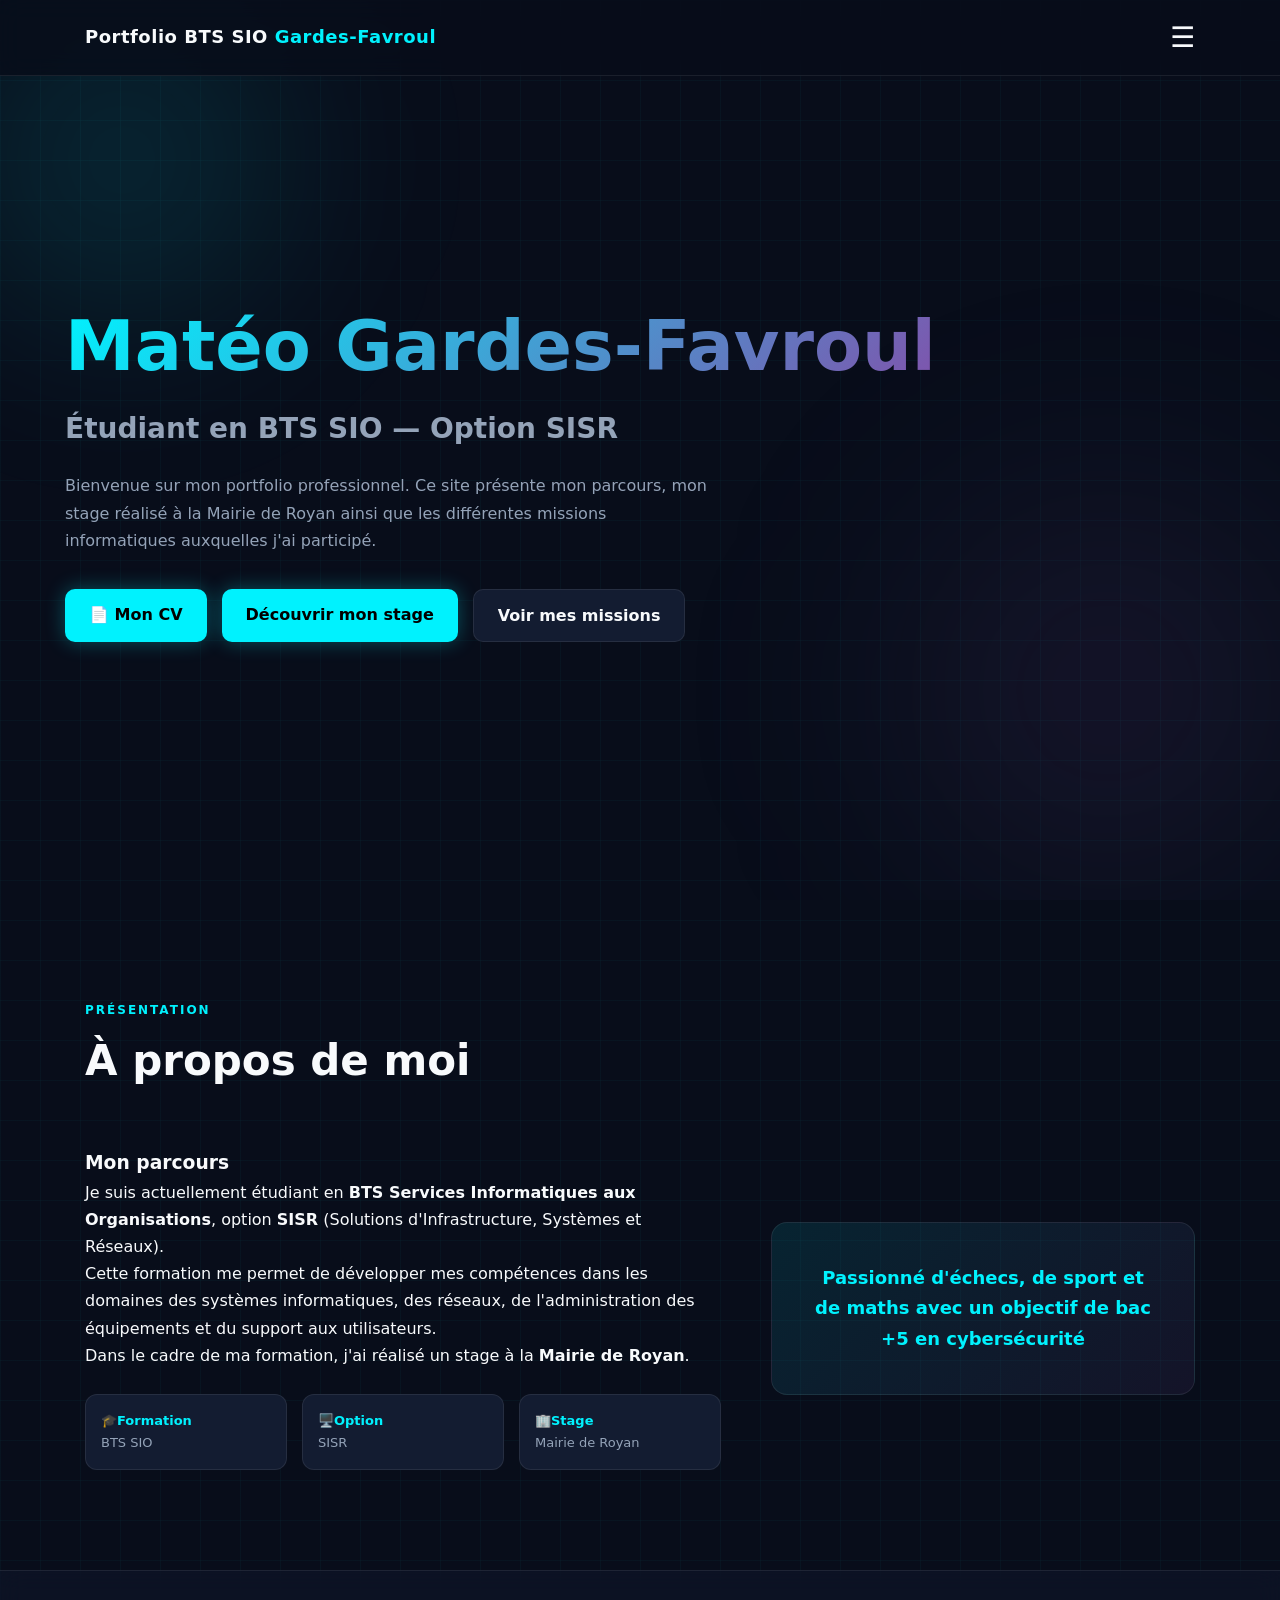
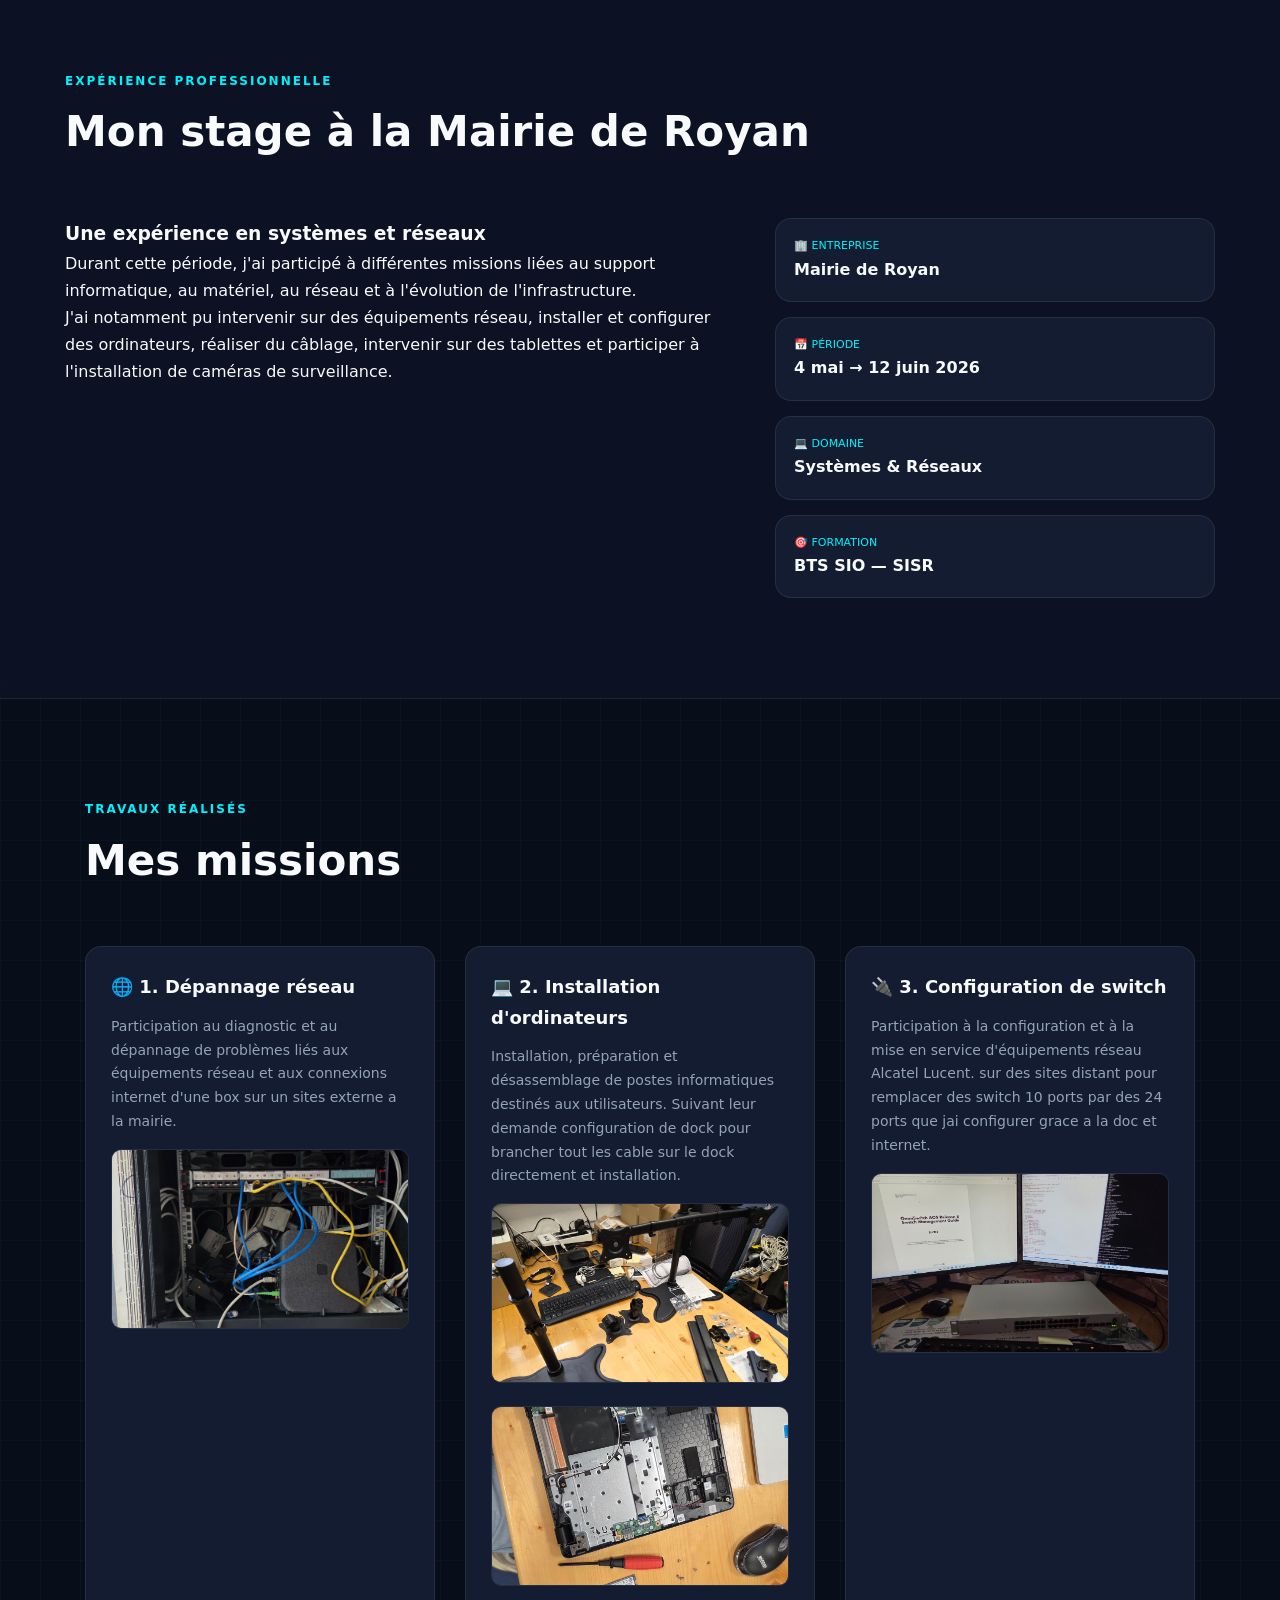
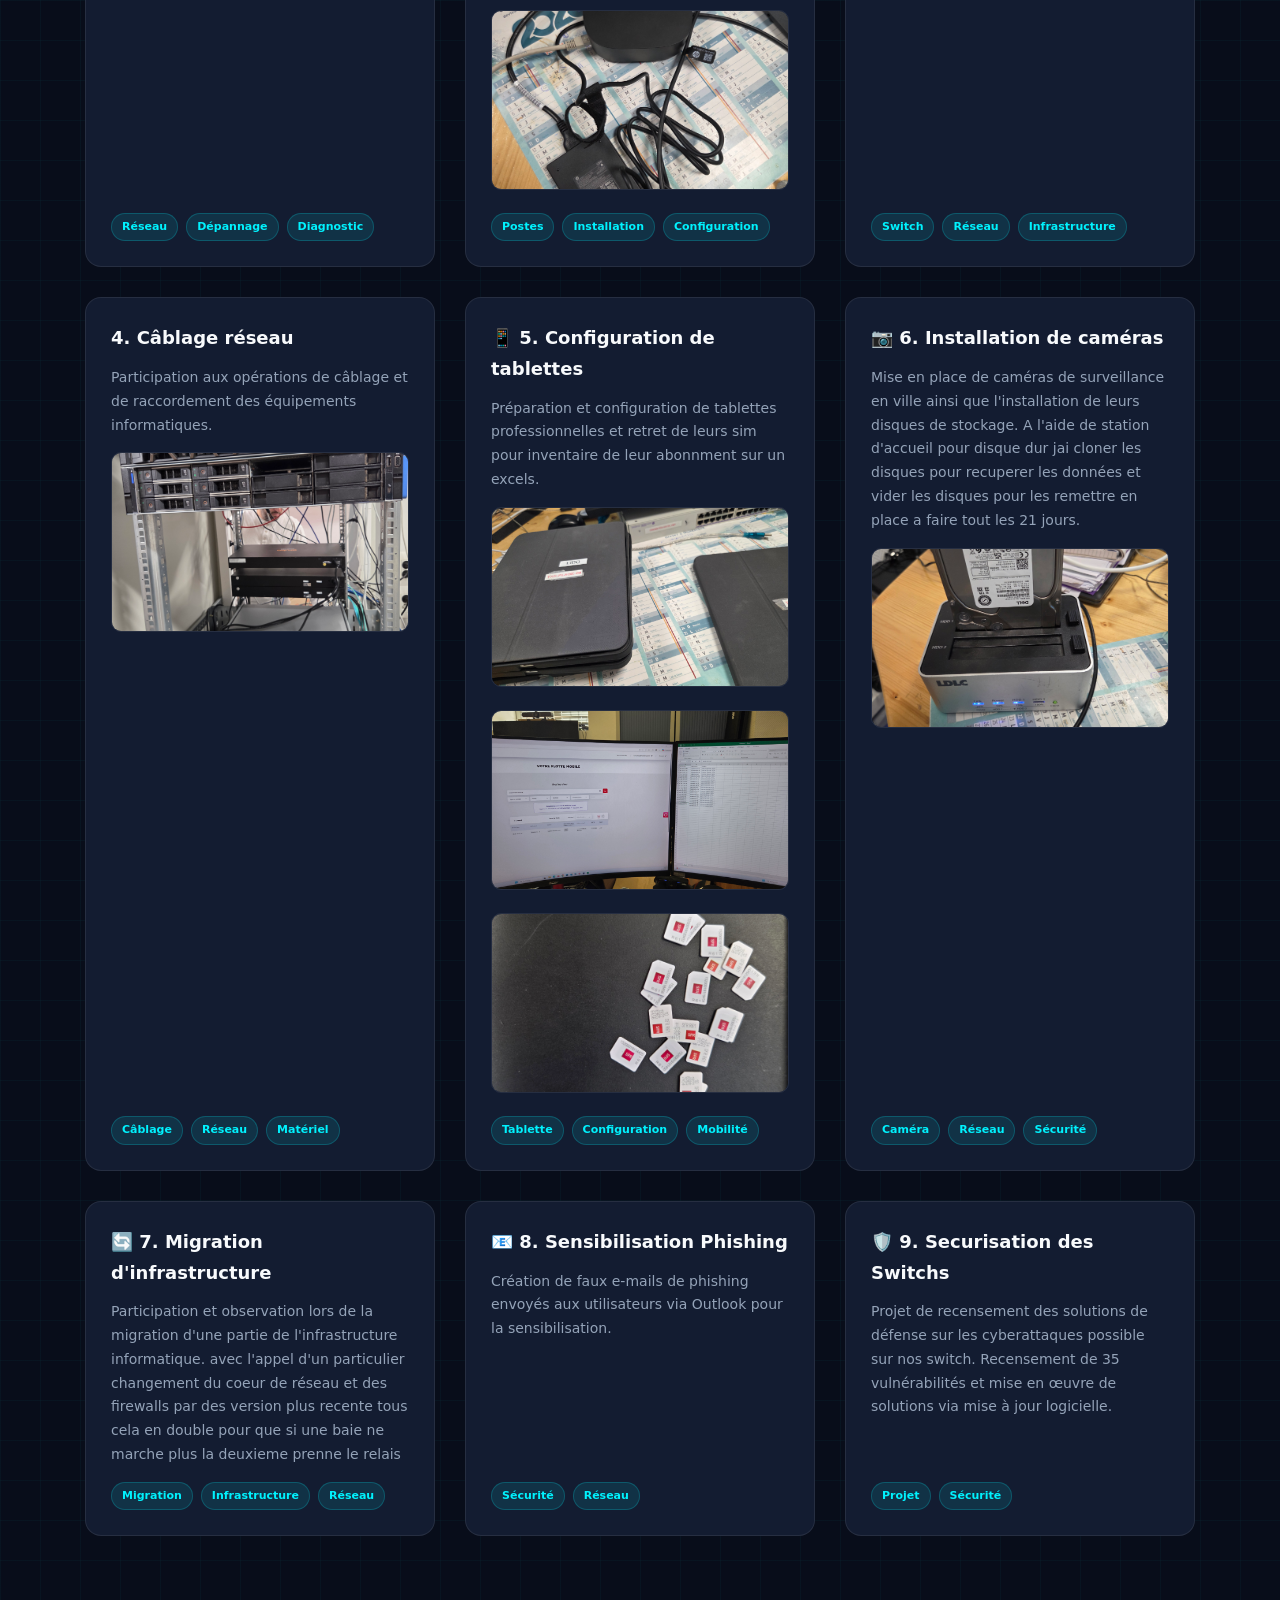
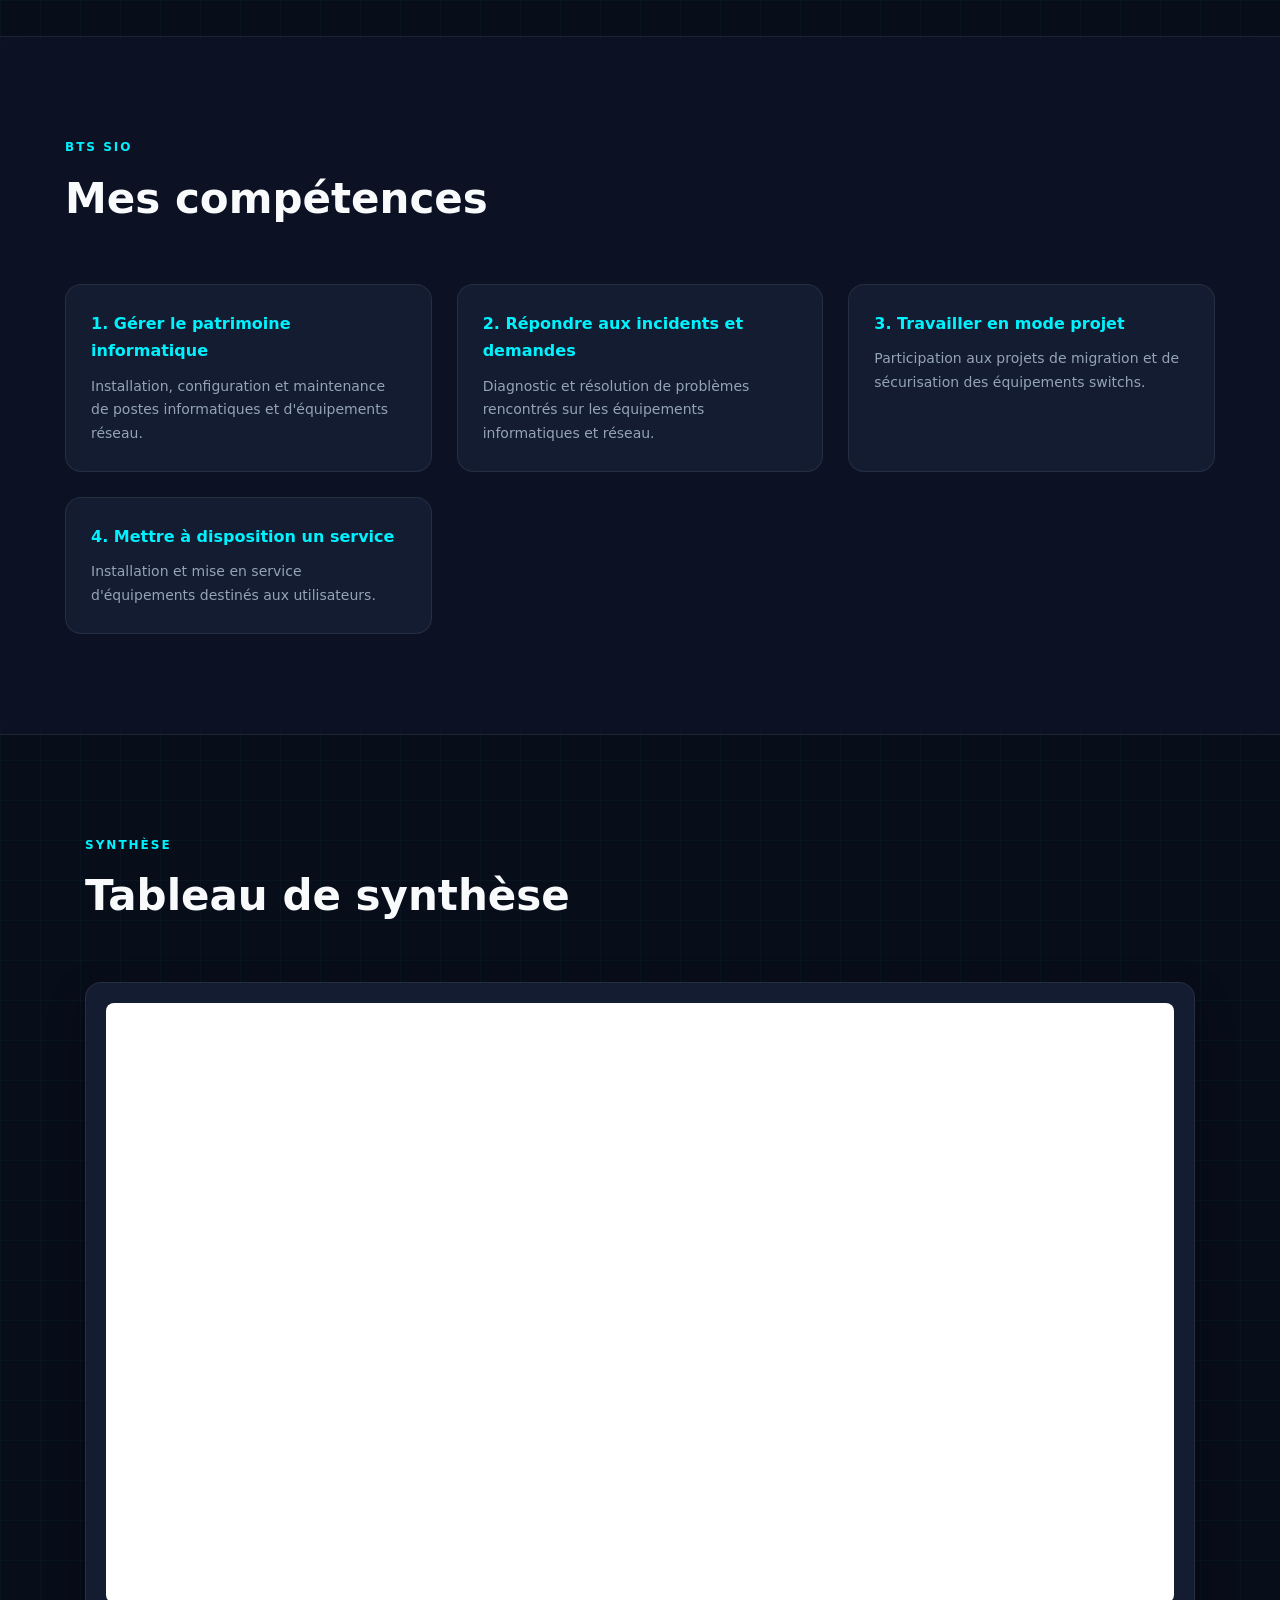
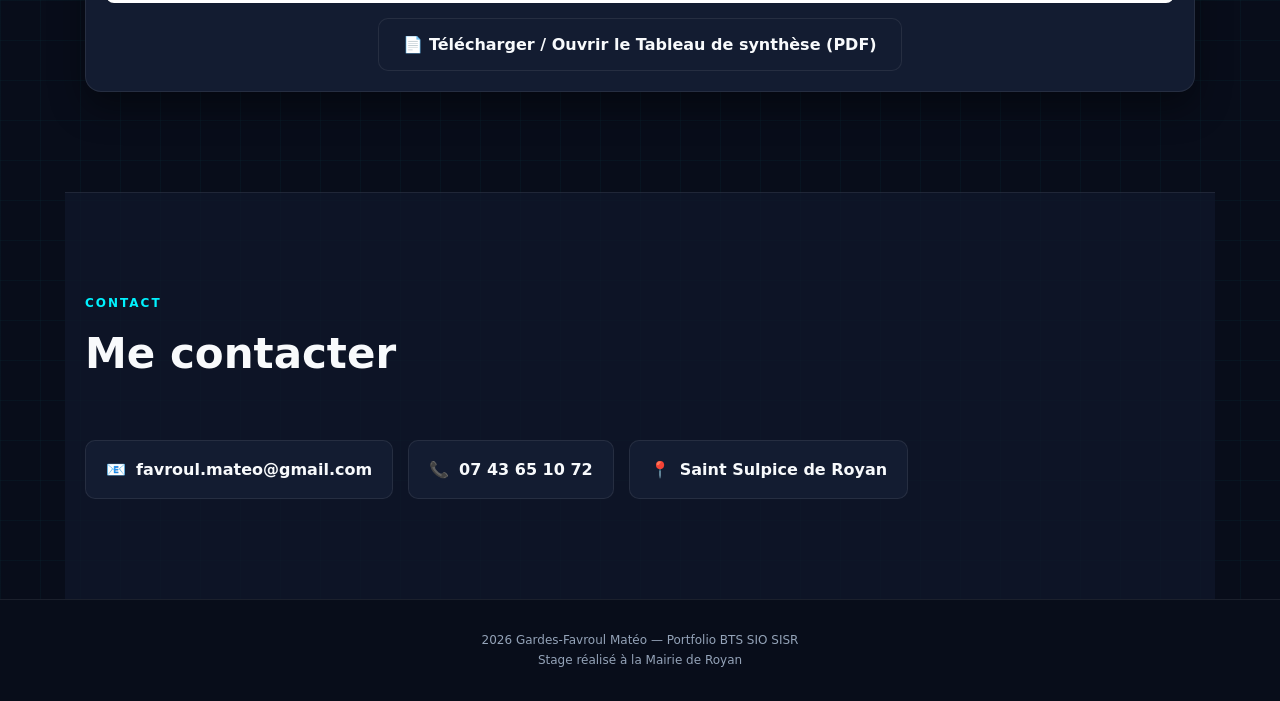
<file: index.html>
<!DOCTYPE html>
<html lang="fr">
<head>
    <meta charset="UTF-8">
    <meta name="viewport" content="width=device-width, initial-scale=1.0">
    <title>Portfolio BTS SIO SISR | Mateo Gardes-Favroul</title>
    <link rel="stylesheet" href="style.css">
</head>
<body>

    <header class="header">
        <nav class="navbar">
            <div class="logo">
                Portfolio BTS SIO <span>Gardes-Favroul</span>
            </div>
            <button class="menu-toggle" id="menu-toggle">☰</button>
            <ul class="nav-links" id="nav-links">
                <li><a href="#accueil">Accueil</a></li>
                <li><a href="#apropos">À propos</a></li>
                <li><a href="#stage">Mon stage</a></li>
                <li><a href="#missions">Missions</a></li>
                <li><a href="#competences">Compétences</a></li>
                <li><a href="#contact">Contact</a></li>
            </ul>
        </nav>
    </header>

    <section id="accueil" class="hero">
        <div class="hero-content">
            <h1><span>Matéo Gardes-Favroul</span></h1>
            <h2>Étudiant en BTS SIO — Option SISR</h2>
            <p class="hero-description">
                Bienvenue sur mon portfolio professionnel. Ce site présente mon parcours, mon stage réalisé à la Mairie de Royan ainsi que les différentes missions informatiques auxquelles j'ai participé.
            </p>
            <div class="hero-buttons">
                <a href="cv.html" target="_blank" class="btn primary">📄 Mon CV</a>
                <a href="#stage" class="btn primary">Découvrir mon stage</a>
                <a href="#missions" class="btn secondary">Voir mes missions</a>
            </div>
        </div>
    </section>

    <section id="apropos" class="section">
        <div class="section-title">
            <p>PRÉSENTATION</p>
            <h2>À propos de moi</h2>
        </div>
        <div class="about-grid">
            <div class="about-content">
                <h3>Mon parcours</h3>
                <p>Je suis actuellement étudiant en <strong>BTS Services Informatiques aux Organisations</strong>, option <strong>SISR</strong> (Solutions d'Infrastructure, Systèmes et Réseaux).</p>
                <p>Cette formation me permet de développer mes compétences dans les domaines des systèmes informatiques, des réseaux, de l'administration des équipements et du support aux utilisateurs.</p>
                <p>Dans le cadre de ma formation, j'ai réalisé un stage à la <strong>Mairie de Royan</strong>.</p>
                <div class="info-cards">
                    <div class="info-card">
                        <div>
                            <strong>🎓Formation</strong>
                            <p>BTS SIO</p>
                        </div>
                    </div>
                    <div class="info-card">
                        <div>
                            <strong>🖥️Option</strong>
                            <p>SISR</p>
                        </div>
                    </div>
                    <div class="info-card">
                        <div>
                            <strong>🏢Stage</strong>
                            <p>Mairie de Royan</p>
                        </div>
                    </div>
                </div>
            </div>
            <div class="about-photo">
                <div class="photo-placeholder">
                    <span>Passionné d'échecs, de sport et de maths avec un objectif de bac +5 en cybersécurité</span>
                </div>
            </div>
        </div>
    </section>

    <section id="stage" class="section dark-section">
        <div class="section-title">
            <p>EXPÉRIENCE PROFESSIONNELLE</p>
            <h2>Mon stage à la Mairie de Royan</h2>
        </div>
        <div class="stage-intro">
            <div class="stage-main">
                <h3>Une expérience en systèmes et réseaux</h3>
                <p>Durant cette période, j'ai participé à différentes missions liées au support informatique, au matériel, au réseau et à l'évolution de l'infrastructure.</p>
                <p>J'ai notamment pu intervenir sur des équipements réseau, installer et configurer des ordinateurs, réaliser du câblage, intervenir sur des tablettes et participer à l'installation de caméras de surveillance.</p>
            </div>
            <div class="stage-details">
                <div class="detail">
                    <small>🏢 Entreprise</small>
                    <strong>Mairie de Royan</strong>
                </div>
                <div class="detail">
                    <small>📅 Période</small>
                    <strong>4 mai → 12 juin 2026</strong>
                </div>
                <div class="detail">
                    <small>💻 Domaine</small>
                    <strong>Systèmes & Réseaux</strong>
                </div>
                <div class="detail">
                    <small>🎯 Formation</small>
                    <strong>BTS SIO — SISR</strong>
                </div>
            </div>
        </div>
    </section>

    <section id="missions" class="section">
        <div class="section-title">
            <p>TRAVAUX RÉALISÉS</p>
            <h2>Mes missions</h2>
        </div>
        <div class="missions-grid">
            <article class="mission-card">
                <div>
                    <h3>🌐 1. Dépannage réseau</h3>
                    <p>Participation au diagnostic et au dépannage de problèmes liés aux équipements réseau et aux connexions internet d'une box sur 
                    un sites externe a la mairie.</p>
                    <img src="images stage1/20260513_144908.jpg" alt="Dépannage réseau" class="photo-stage">
                </div>
                <div class="mission-tags">
                    <span>Réseau</span>
                    <span>Dépannage</span>
                    <span>Diagnostic</span>
                </div>
            </article>

            <article class="mission-card">
                <div>
                    <h3>💻 2. Installation d'ordinateurs</h3>
                    <p>Installation, préparation et désassemblage de postes informatiques destinés aux utilisateurs.
                    Suivant leur demande configuration de dock  pour brancher tout les cable sur le dock directement 
                    et installation.</p>
                    <img src="images stage1/20260601_113908.jpg" alt="Installation PC" class="photo-stage">
                    <img src="images stage1/20260603_143337.jpg" alt="Installation PC" class="photo-stage">
                    <img src="images stage1/20260518_091311.jpg" alt="Installation PC" class="photo-stage">
                </div>
                <div class="mission-tags">
                    <span>Postes</span>
                    <span>Installation</span>
                    <span>Configuration</span>
                </div>
            </article>

            <article class="mission-card">
                <div>
                    <h3>🔌 3. Configuration de switch</h3>
                    <p>Participation à la configuration et à la mise en service d'équipements réseau Alcatel Lucent.
                    sur des sites distant pour remplacer des switch 10 ports par des 24 ports que jai configurer grace a la doc et internet.</p>
                    <img src="images stage1/20260504_145429.jpg" alt="Configuration Switch" class="photo-stage">
                </div>
                <div class="mission-tags">
                    <span>Switch</span>
                    <span>Réseau</span>
                    <span>Infrastructure</span>
                </div>
            </article>

            <article class="mission-card">
                <div>
                    <h3>4. Câblage réseau</h3>
                    <p>Participation aux opérations de câblage et de raccordement des équipements informatiques.</p>
                    <img src="images stage1/20260506_142856.jpg" alt="Câblage" class="photo-stage">
                </div>
                <div class="mission-tags">
                    <span>Câblage</span>
                    <span>Réseau</span>
                    <span>Matériel</span>
                </div>
            </article>

            <article class="mission-card">
                <div>
                    <h3>📱 5. Configuration de tablettes</h3>
                    <p>Préparation et configuration de tablettes professionnelles et retret de leurs sim pour 
                        inventaire de leur abonnment sur un excels.</p>
                    <img src="images stage1/20260506_095404.jpg" alt="Tablettes" class="photo-stage">
                    <img src="images stage1/20260602_102403.jpg" alt="Installation PC" class="photo-stage">
                    <img src="images stage1/20260602_102400.jpg" alt="Installation PC" class="photo-stage">
                </div>
                <div class="mission-tags">
                    <span>Tablette</span>
                    <span>Configuration</span>
                    <span>Mobilité</span>
                </div>
            </article>

            <article class="mission-card">
                <div>
                    <h3>📷 6. Installation de caméras</h3>
                    <p>Mise en place de caméras de surveillance en ville ainsi que l'installation de leurs disques de stockage.
                        A l'aide de station d'accueil pour disque dur jai cloner les disques pour recuperer les données 
                        et vider les disques pour les remettre en place a faire tout les 21 jours.</p>
                    <img src="images stage1/20260506_140803.jpg" alt="Caméras" class="photo-stage">
                </div>
                <div class="mission-tags">
                    <span>Caméra</span>
                    <span>Réseau</span>
                    <span>Sécurité</span>
                </div>
            </article>

            <article class="mission-card">
                <div>
                    <h3>🔄 7. Migration d'infrastructure</h3>
                    <p>Participation et observation lors de la migration d'une partie de l'infrastructure informatique.
                    avec l'appel d'un particulier changement du coeur de réseau et des firewalls par des version plus recente
                    tous cela en double pour que si une baie ne marche plus la deuxieme prenne le relais</p>
                </div>
                <div class="mission-tags">
                    <span>Migration</span>
                    <span>Infrastructure</span>
                    <span>Réseau</span>
                </div>
            </article>

            <article class="mission-card">
                <div>
                    <h3>📧 8. Sensibilisation Phishing</h3>
                    <p>Création de faux e-mails de phishing envoyés aux utilisateurs via Outlook pour la sensibilisation.</p>
                </div>
                <div class="mission-tags">
                    <span>Sécurité</span>
                    <span>Réseau</span>
                </div>
            </article>

            <article class="mission-card">
                <div>
                    <h3>🛡️ 9. Securisation des Switchs</h3>
                    <p> Projet de recensement 
                        des solutions de défense sur les cyberattaques possible 
                        sur nos switch. Recensement de 35 vulnérabilités et mise 
                        en œuvre de solutions via mise à jour logicielle.</p>
                </div>
                <div class="mission-tags">
                    <span>Projet</span>
                    <span>Sécurité</span>
                </div>
            </article>
        </div>
    </section>

    <section id="competences" class="section dark-section">
        <div class="section-title">
            <p>BTS SIO</p>
            <h2>Mes compétences</h2>
        </div>
        <div class="skills-grid">
            <div class="skill-card">
                <h3>1. Gérer le patrimoine informatique</h3>
                <p>Installation, configuration et maintenance de postes informatiques et d'équipements réseau.</p>
            </div>
            <div class="skill-card">
                <h3>2. Répondre aux incidents et demandes</h3>
                <p>Diagnostic et résolution de problèmes rencontrés sur les équipements informatiques et réseau.</p>
            </div>
            <div class="skill-card">
                <h3>3. Travailler en mode projet</h3>
                <p>Participation aux projets de migration et de sécurisation des équipements switchs.</p>
            </div>
            <div class="skill-card">
                <h3>4. Mettre à disposition un service</h3>
                <p>Installation et mise en service d'équipements destinés aux utilisateurs.</p>
            </div>
        </div>
    </section>

    <section class="section">
    <div class="section-title">
        <p>SYNTHÈSE</p>
        <h2>Tableau de synthèse</h2>
    </div>
    <div class="pdf-container">
           <iframe class="pdf-viewer" src="tableau_de_synthese.pdf"></iframe>
        <a href="tableau_de_synthese.pdf" target="_blank" class="btn secondary">📄 Télécharger / Ouvrir le Tableau de synthèse (PDF)</a>
    </div>
</section>

    <section id="contact" class="contact-section section">
        <div class="section-title">
            <p>CONTACT</p>
            <h2>Me contacter</h2>
        </div>
        <div class="contact-content">
            <div class="contact-info">
                <div>
                    <span>📧</span>
                    <strong>favroul.mateo@gmail.com</strong>
                </div>
                <div>
                    <span>📞</span>
                    <strong>07 43 65 10 72</strong>
                </div>
                <div>
                    <span>📍</span>
                    <strong>Saint Sulpice de Royan</strong>
                </div>
            </div>
        </div>
    </section>

    <footer>
        <p>2026 Gardes-Favroul Matéo — Portfolio BTS SIO SISR</p>
        <p>Stage réalisé à la Mairie de Royan</p>
    </footer>

    <script>
        const menuToggle = document.getElementById('menu-toggle');
        const navLinks = document.getElementById('nav-links');

        menuToggle.addEventListener('click', (e) => {
            e.stopPropagation();
            navLinks.classList.toggle('active');
        });

        document.querySelectorAll('.nav-links a').forEach(link => {
            link.addEventListener('click', () => {
                navLinks.classList.remove('active');
            });
        });

        document.addEventListener('click', (e) => {
            if (!navLinks.contains(e.target) && !menuToggle.contains(e.target)) {
                navLinks.classList.remove('active');
            }
        });
    </script>
</body>
</html>
</file>
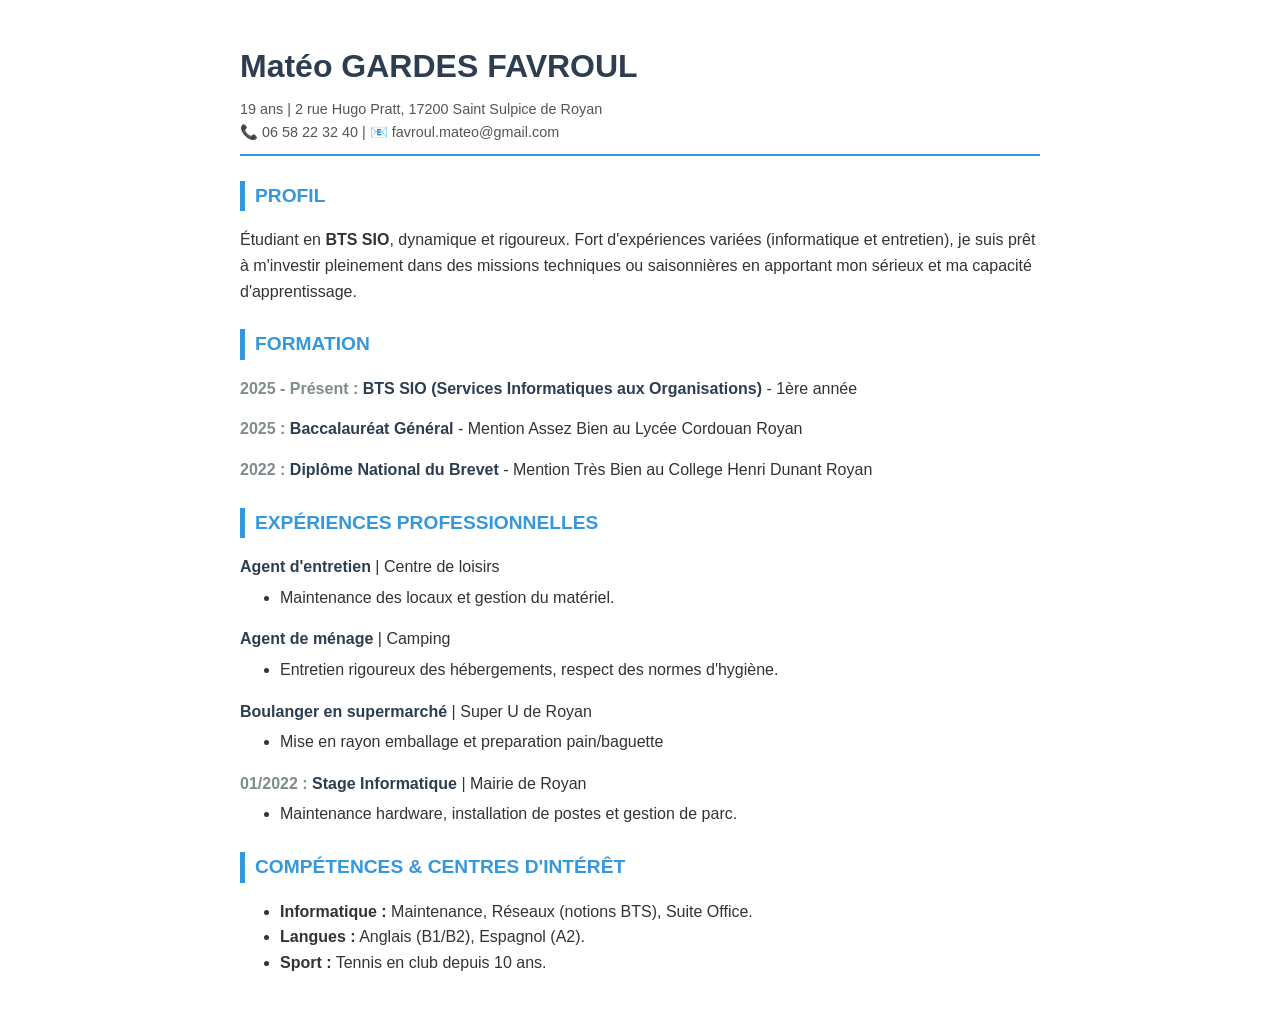
<file: cv.html>
<!DOCTYPE html>
<html lang="fr">
<head>
    <meta charset="UTF-8">
    <title>CV Matéo GARDES FAVROUL</title>
    <style>
        body { font-family: Arial, sans-serif; line-height: 1.6; color: #333; max-width: 800px; margin: auto; padding: 20px; }
        header { border-bottom: 2px solid #3498db; padding-bottom: 10px; margin-bottom: 20px; }
        h1 { color: #2c3e50; margin-bottom: 5px; }
        .contact { font-size: 0.9em; color: #555; }
        h2 { color: #3498db; border-left: 5px solid #3498db; padding-left: 10px; margin-top: 25px; text-transform: uppercase; font-size: 1.2em; }
        .exp-item, .edu-item { margin-bottom: 15px; }
        .date { font-weight: bold; color: #7f8c8d; }
        .job-title { font-weight: bold; color: #2c3e50; }
        ul { margin-top: 5px; }
    </style>
</head>
<body>
    <header>
        <h1>Matéo GARDES FAVROUL</h1>
        <div class="contact">
            19 ans | 2 rue Hugo Pratt, 17200 Saint Sulpice de Royan<br>
            📞 06 58 22 32 40 | 📧 favroul.mateo@gmail.com
        </div>
    </header>

    <section>
        <h2>Profil</h2>
        <p>Étudiant en <strong>BTS SIO</strong>, dynamique et rigoureux. Fort d'expériences variées (informatique et entretien), je suis prêt à m'investir pleinement dans des missions techniques ou saisonnières en apportant mon sérieux et ma capacité d'apprentissage.</p>
    </section>

    <section>
        <h2>Formation</h2>
        <div class="edu-item">
            <span class="date">2025 - Présent :</span> <span class="job-title">BTS SIO (Services Informatiques aux Organisations)</span> - 1ère année
        </div>
        <div class="edu-item">
            <span class="date">2025 :</span> <span class="job-title">Baccalauréat Général</span> - Mention Assez Bien au Lycée Cordouan Royan
        </div>
        <div class="edu-item">
            <span class="date">2022 :</span> <span class="job-title">Diplôme National du Brevet</span> - Mention Très Bien au College Henri Dunant Royan
        </div>
    </section>

    <section>
        <h2>Expériences Professionnelles</h2>
        <div class="exp-item">
            <span class="job-title">Agent d'entretien</span> | Centre de loisirs
            <ul>
                <li>Maintenance des locaux et gestion du matériel.</li>
            </ul>
        </div>
        <div class="exp-item">
            <span class="job-title">Agent de ménage</span> | Camping
            <ul>
                <li>Entretien rigoureux des hébergements, respect des normes d'hygiène.</li>
            </ul>
        </div>
        <div class="exp-item">
            <span class="job-title">Boulanger en supermarché</span> | Super U de Royan
            <ul>
                <li>Mise en rayon emballage et preparation pain/baguette</li>
            </ul>
        </div>
        <div class="exp-item">
            <span class="date">01/2022 :</span> <span class="job-title">Stage Informatique</span> | Mairie de Royan
            <ul>
                <li>Maintenance hardware, installation de postes et gestion de parc.</li>
            </ul>
        </div>
      
    </section>

    <section>
        <h2>Compétences & Centres d'intérêt</h2>
        <ul>
            <li><strong>Informatique :</strong> Maintenance, Réseaux (notions BTS), Suite Office.</li>
            <li><strong>Langues :</strong> Anglais (B1/B2), Espagnol (A2).</li>
            <li><strong>Sport :</strong> Tennis en club depuis 10 ans.</li>
        </ul>
    </section>
</body>
</html>
</file>
<file: style.css>
:root {
    --background: #080d1a;       
    --surface: rgba(15, 23, 42, 0.75);          
    --surface-card: #131c31;     
    --text: #f8fafc;             
    --text-muted: #94a3b8;       
    --primary: #00f2fe;          
    --accent: #4facfe;           
    --purple: #7f53ac;           
    --border: rgba(255, 255, 255, 0.08);
    --radius: 16px;
    --shadow: 0 15px 35px rgba(0, 0, 0, 0.4);
    --max-width: 1150px;
}

* {
    margin: 0;
    padding: 0;
    box-sizing: border-box;
}

html {
    scroll-behavior: smooth;
}

body {
    font-family: "Inter", system-ui, sans-serif;
    background-color: var(--background);
    background-image: 
        linear-gradient(rgba(0, 242, 254, 0.03) 1px, transparent 1px),
        linear-gradient(90deg, rgba(0, 242, 254, 0.03) 1px, transparent 1px);
    background-size: 40px 40px;
    color: var(--text);
    line-height: 1.7;
}

a {
    text-decoration: none;
    color: inherit;
}

button {
    font-family: inherit;
}

.header {
    position: fixed;
    top: 0;
    left: 0;
    width: 100%;
    z-index: 1000;
    background: rgba(8, 13, 26, 0.85);
    backdrop-filter: blur(12px);
    border-bottom: 1px solid var(--border);
}

.navbar {
    position: relative;
    max-width: var(--max-width);
    margin: auto;
    min-height: 75px;
    display: flex;
    align-items: center;
    justify-content: space-between;
    padding: 0 20px;
}

.logo {
    font-size: 18px;
    font-weight: 800;
    color: var(--text);
    letter-spacing: 0.5px;
}

.logo span {
    color: var(--primary);
}

.menu-toggle {
    border: none;
    background: transparent;
    font-size: 28px;
    cursor: pointer;
    color: var(--text);
}

.nav-links {
    position: absolute;
    top: 75px;
    right: 20px;
    width: 220px;
    background: var(--surface-card);
    border: 1px solid var(--border);
    border-radius: var(--radius);
    box-shadow: var(--shadow);
    list-style: none;
    display: flex;
    flex-direction: column;
    opacity: 0;
    visibility: hidden;
    transform: translateY(-10px);
    transition: all 0.3s ease;
}

.nav-links.active {
    opacity: 1;
    visibility: visible;
    transform: translateY(0);
}

.nav-links a {
    display: block;
    padding: 12px 20px;
    text-align: center;
    border-bottom: 1px solid var(--border);
    font-size: 14px;
    font-weight: 600;
    color: var(--text-muted);
    transition: 0.3s;
}

.nav-links li:last-child a {
    border-bottom: none;
}

.nav-links a:hover {
    color: var(--primary);
    background: rgba(0, 242, 254, 0.05);
}

.hero {
    min-height: 100vh;
    display: flex;
    align-items: center;
    padding: 130px 20px 80px;
    position: relative;
    overflow: hidden;
}

.hero::before {
    content: "";
    position: absolute;
    top: -10%;
    left: -10%;
    width: 500px;
    height: 500px;
    background: radial-gradient(circle, rgba(0, 242, 254, 0.15) 0%, transparent 70%);
    filter: blur(80px);
    z-index: -1;
}

.hero::after {
    content: "";
    position: absolute;
    bottom: -10%;
    right: -10%;
    width: 600px;
    height: 600px;
    background: radial-gradient(circle, rgba(127, 83, 172, 0.15) 0%, transparent 70%);
    filter: blur(100px);
    z-index: -1;
}

.hero-content {
    max-width: var(--max-width);
    margin: auto;
    width: 100%;
}

.hero h1 {
    font-size: clamp(40px, 6vw, 70px);
    line-height: 1.1;
    font-weight: 800;
}

.hero h1 span {
    background: linear-gradient(135deg, var(--primary), var(--purple));
    -webkit-background-clip: text;
    -webkit-text-fill-color: transparent;
}

.hero h2 {
    margin-top: 20px;
    font-size: clamp(20px, 3vw, 28px);
    color: var(--text-muted);
}

.hero-description {
    max-width: 650px;
    margin-top: 20px;
    color: var(--text-muted);
    font-size: 16px;
}

.hero-buttons {
    display: flex;
    gap: 15px;
    margin-top: 35px;
    flex-wrap: wrap;
}

.btn {
    padding: 12px 24px;
    border-radius: 10px;
    font-weight: 700;
    transition: all 0.3s ease;
}

.btn.primary {
    background: var(--primary);
    color: #000;
    box-shadow: 0 0 20px rgba(0, 242, 254, 0.3);
}

.btn.primary:hover {
    transform: translateY(-2px);
}

.btn.secondary {
    background: var(--surface-card);
    border: 1px solid var(--border);
    color: var(--text);
}

.btn.secondary:hover {
    border-color: var(--primary);
    color: var(--primary);
}

.section {
    max-width: var(--max-width);
    margin: auto;
    padding: 100px 20px;
}

.dark-section {
    max-width: none;
    background: rgba(15, 23, 42, 0.6);
    backdrop-filter: blur(12px);
    padding-left: max(20px, calc((100% - var(--max-width)) / 2));
    padding-right: max(20px, calc((100% - var(--max-width)) / 2));
    border-top: 1px solid var(--border);
    border-bottom: 1px solid var(--border);
}

.section-title {
    margin-bottom: 50px;
}

.section-title p {
    color: var(--primary);
    font-size: 12px;
    font-weight: 800;
    letter-spacing: 2px;
}

.section-title h2 {
    font-size: clamp(28px, 4vw, 42px);
    margin-top: 5px;
}

.about-grid {
    display: grid;
    grid-template-columns: 1.2fr 0.8fr;
    gap: 50px;
    align-items: center;
}

.photo-placeholder {
    padding: 40px;
    border-radius: var(--radius);
    background: linear-gradient(135deg, rgba(0, 242, 254, 0.1), rgba(127, 83, 172, 0.1));
    border: 1px solid var(--border);
    text-align: center;
}

.photo-placeholder span {
    font-size: 18px;
    font-weight: 700;
    color: var(--primary);
}

.info-cards {
    display: grid;
    grid-template-columns: repeat(auto-fit, minmax(140px, 1fr));
    gap: 15px;
    margin-top: 25px;
}

.info-card {
    background: var(--surface-card);
    border: 1px solid var(--border);
    border-radius: 12px;
    padding: 15px;
}

.info-card strong {
    display: block;
    color: var(--primary);
    font-size: 13px;
}

.info-card p {
    color: var(--text-muted);
    font-size: 13px;
}

.stage-intro {
    display: grid;
    grid-template-columns: 1.2fr 0.8fr;
    gap: 50px;
}

.stage-details {
    display: flex;
    flex-direction: column;
    gap: 15px;
}

.detail {
    padding: 18px;
    border-radius: var(--radius);
    background: var(--surface-card);
    border: 1px solid var(--border);
}

.detail small {
    color: var(--primary);
    display: block;
    font-size: 11px;
    text-transform: uppercase;
}

.missions-grid {
    display: grid;
    grid-template-columns: repeat(auto-fit, minmax(320px, 1fr));
    gap: 30px;
}

.mission-card {
    background: var(--surface-card);
    border: 1px solid var(--border);
    border-radius: var(--radius);
    padding: 25px;
    display: flex;
    flex-direction: column;
    justify-content: space-between;
    transition: all 0.3s ease;
}

.mission-card:hover {
    transform: translateY(-5px);
    border-color: var(--primary);
    box-shadow: 0 0 25px rgba(0, 242, 254, 0.15);
}

.mission-card h3 {
    color: var(--text);
    font-size: 18px;
    margin-bottom: 12px;
}

.mission-card p {
    color: var(--text-muted);
    font-size: 14px;
    margin-bottom: 15px;
}

.photo-stage {
    width: 100%;
    height: 180px;
    object-fit: cover;
    border-radius: 10px;
    margin-bottom: 15px;
    border: 1px solid var(--border);
}

.mission-tags {
    display: flex;
    flex-wrap: wrap;
    gap: 8px;
}

.mission-tags span {
    background: rgba(0, 242, 254, 0.1);
    color: var(--primary);
    border: 1px solid rgba(0, 242, 254, 0.2);
    padding: 4px 10px;
    border-radius: 20px;
    font-size: 11px;
    font-weight: 600;
}

.skills-grid {
    display: grid;
    grid-template-columns: repeat(auto-fit, minmax(280px, 1fr));
    gap: 25px;
}

.skill-card {
    background: var(--surface-card);
    border: 1px solid var(--border);
    padding: 25px;
    border-radius: var(--radius);
}

.skill-card h3 {
    color: var(--primary);
    font-size: 16px;
    margin-bottom: 10px;
}

.skill-card p {
    color: var(--text-muted);
    font-size: 14px;
}

.pdf-container {
    width: 100%;
    background: var(--surface-card);
    border-radius: var(--radius);
    border: 1px solid var(--border);
    padding: 20px;
    box-shadow: var(--shadow);
    display: flex;
    flex-direction: column;
    align-items: center;
    gap: 15px;
}

.pdf-viewer {
    width: 100%;
    height: 600px;
    border: none;
    border-radius: 8px;
    background: #ffffff;
}

.contact-section {
    background: var(--surface);
    border-top: 1px solid var(--border);
}

.contact-info {
    display: flex;
    flex-wrap: wrap;
    gap: 15px;
    margin-top: 25px;
}

.contact-info div {
    background: var(--surface-card);
    border: 1px solid var(--border);
    padding: 15px 20px;
    border-radius: 10px;
    display: flex;
    align-items: center;
    gap: 10px;
}

footer {
    background: var(--background);
    border-top: 1px solid var(--border);
    color: var(--text-muted);
    text-align: center;
    padding: 30px 20px;
    font-size: 12px;
}
</file>
